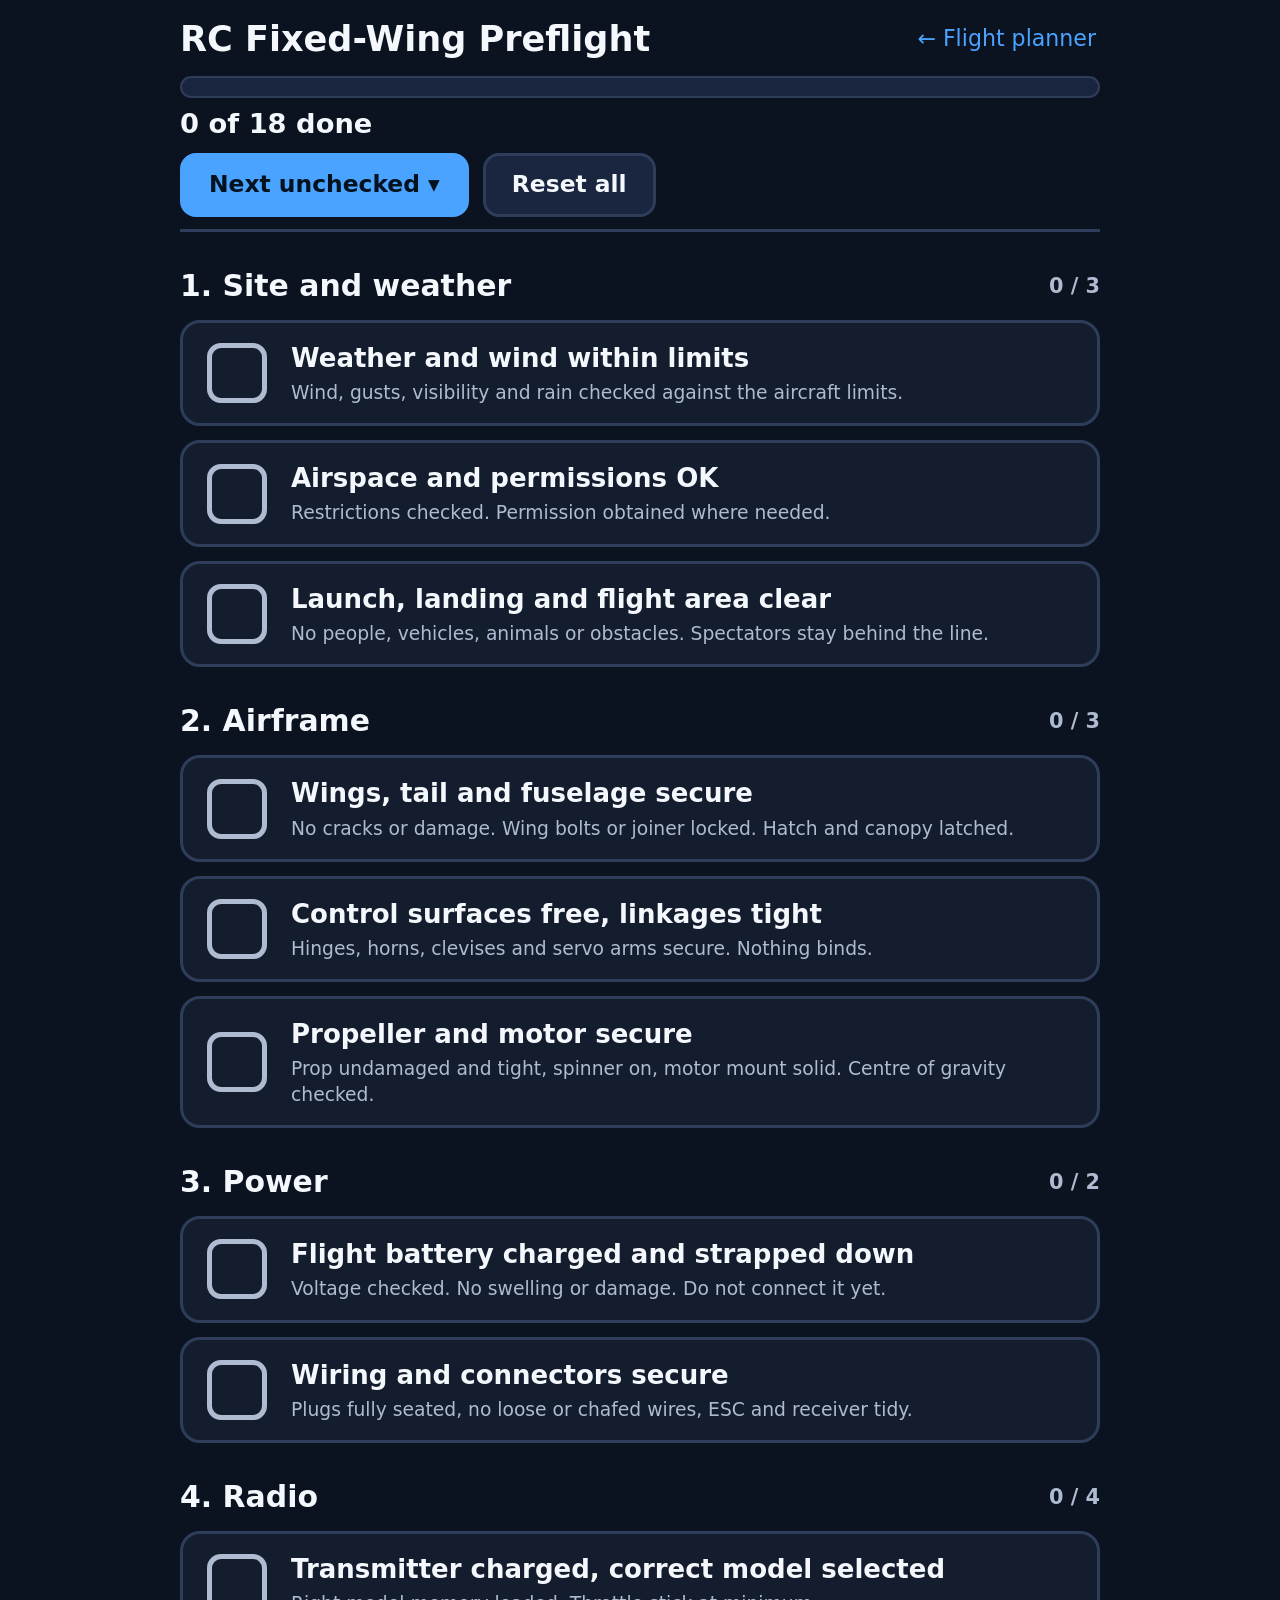
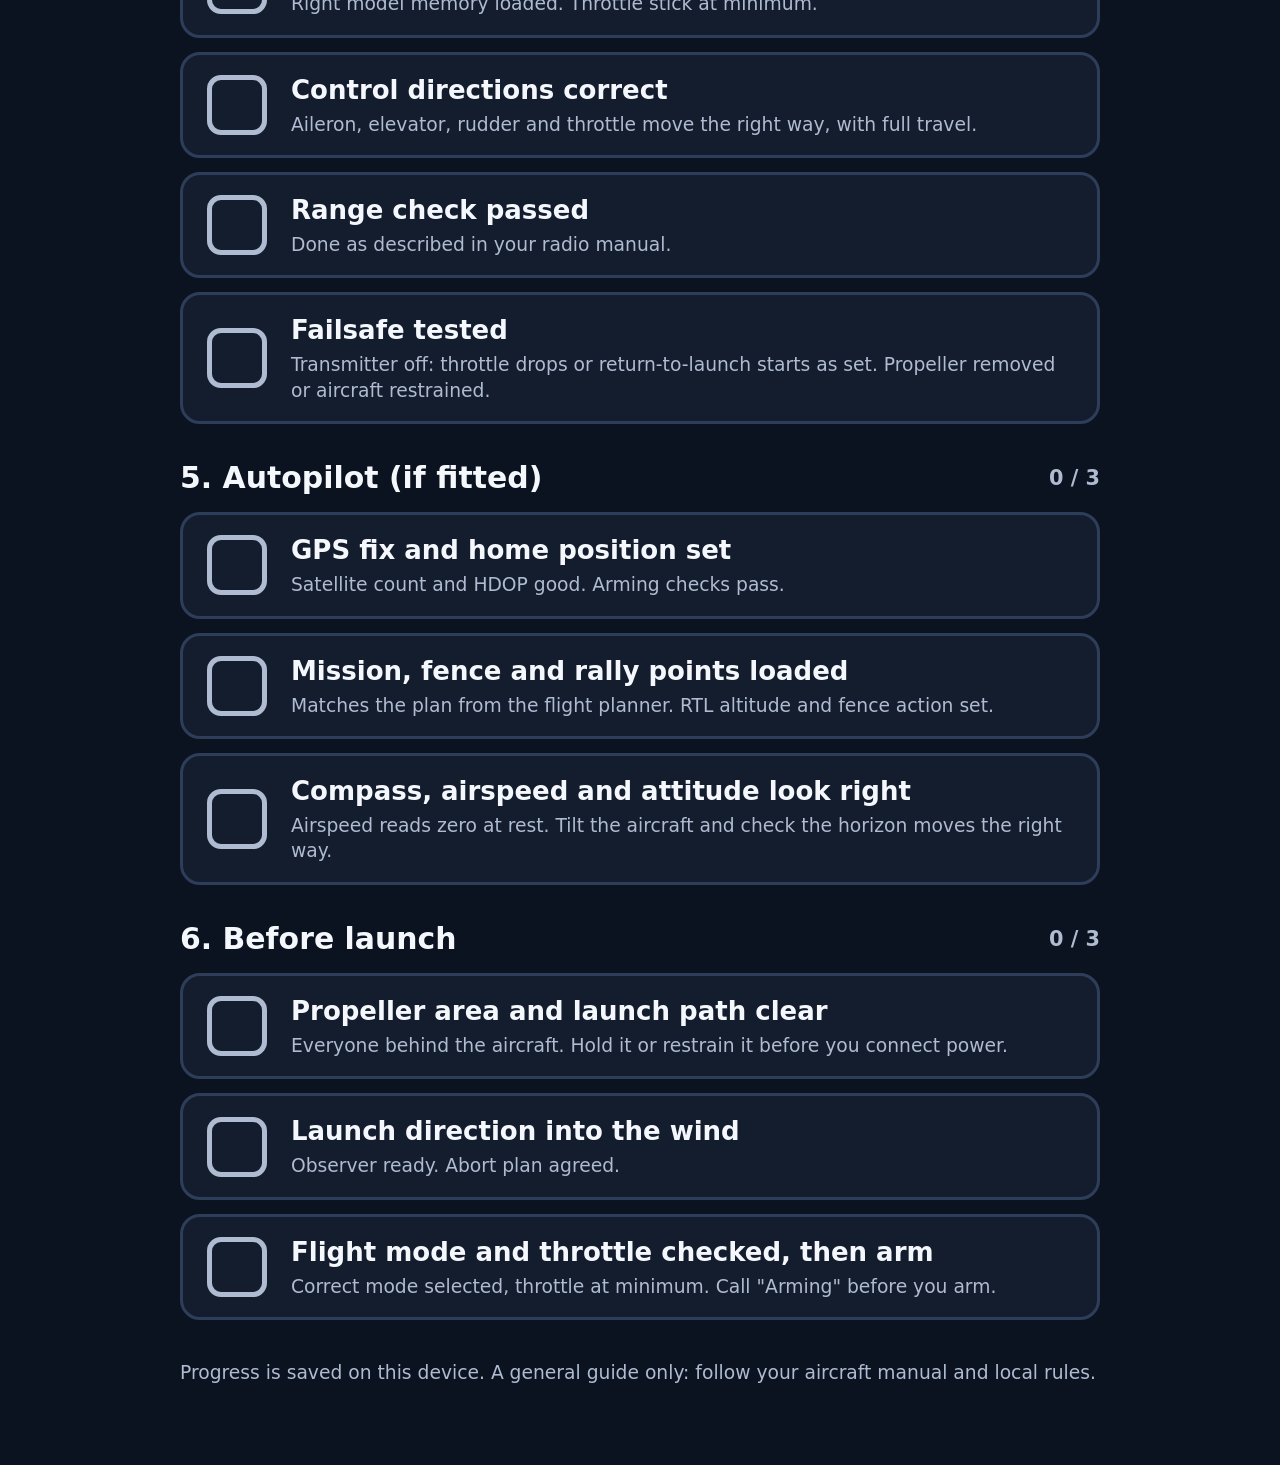
<file: checklist.html>
<!doctype html>
<html lang="en">
<head>
  <meta charset="utf-8">
  <meta http-equiv="Content-Security-Policy" content="default-src 'none'; script-src 'unsafe-inline'; style-src 'unsafe-inline'; base-uri 'none'; form-action 'none'">
  <meta name="viewport" content="width=device-width, initial-scale=1">
  <meta name="color-scheme" content="dark">
  <title>RC Fixed-Wing Preflight Checklist</title>
  <meta name="description" content="Preflight checklist for RC fixed-wing aircraft, built for use in a VR browser.">
  <style>
    :root {
      --bg: #0b1220; --panel: #141d2e; --panel-2: #1a2640; --ink: #f4f7fb; --muted: #aebbd0;
      --line: #2e3d5a; --accent: #4aa3ff; --ok: #34d17a; --ok-bg: #12301f;
      font-family: system-ui, -apple-system, "Segoe UI", Roboto, sans-serif;
    }
    * { box-sizing: border-box; }
    html { font-size: 26px; }
    body {
      margin: 0; background: var(--bg); color: var(--ink); line-height: 1.35;
      -webkit-tap-highlight-color: transparent; touch-action: manipulation;
    }
    .wrap { max-width: 960px; margin: 0 auto; padding: 0 20px 80px; }

    /* sticky status bar: stays visible while scrolling */
    .bar {
      position: sticky; top: 0; z-index: 10; background: var(--bg);
      padding: 14px 0 12px; border-bottom: 3px solid var(--line);
    }
    .bar-top { display: flex; align-items: center; gap: 16px; flex-wrap: wrap; }
    h1 { margin: 0; font-size: 1.35rem; flex: 1; min-width: 12rem; }
    .back { color: var(--accent); font-size: .85rem; text-decoration: none; padding: 10px 4px; }
    .progress { height: 22px; background: var(--panel-2); border-radius: 11px; overflow: hidden; margin: 12px 0 8px; border: 2px solid var(--line); }
    .progress > i { display: block; height: 100%; width: 0; background: var(--accent); transition: width .25s; }
    .status { font-size: 1.05rem; font-weight: 700; }
    .bar.done { border-bottom-color: var(--ok); }
    .bar.done .progress > i { background: var(--ok); }
    .bar.done .status { color: var(--ok); }
    .bar-btns { display: flex; gap: 14px; margin-top: 10px; }

    button {
      font: inherit; font-size: .9rem; font-weight: 700; color: var(--ink); background: var(--panel-2);
      border: 3px solid var(--line); border-radius: 16px; min-height: 64px; padding: 10px 26px; cursor: pointer;
    }
    button.primary { background: var(--accent); border-color: var(--accent); color: #04121f; }
    button:active { filter: brightness(.85); }
    button.armed { background: #7a1f1f; border-color: #ff6b6b; }

    section { margin-top: 34px; }
    h2 { display: flex; align-items: center; gap: 14px; margin: 0 0 6px; font-size: 1.15rem; }
    h2 .count { margin-left: auto; font-size: .8rem; color: var(--muted); font-weight: 600; }
    h2 .count.full { color: var(--ok); }
    .note { margin: 0 0 6px; color: var(--muted); font-size: .75rem; }

    label.item {
      display: flex; align-items: center; gap: 24px; min-height: 96px; margin: 14px 0; padding: 18px 24px;
      background: var(--panel); border: 3px solid var(--line); border-radius: 20px; cursor: pointer; user-select: none;
    }
    label.item:active { background: var(--panel-2); }
    label.item input { position: absolute; opacity: 0; width: 1px; height: 1px; }
    .box {
      flex: none; width: 60px; height: 60px; border: 5px solid var(--muted); border-radius: 14px;
      display: flex; align-items: center; justify-content: center; font-size: 42px; font-weight: 900; color: transparent;
    }
    .txt { flex: 1; }
    .txt b { display: block; font-size: 1rem; }
    .txt small { display: block; margin-top: 4px; font-size: .72rem; color: var(--muted); }
    label.item input:checked ~ .box { background: var(--ok); border-color: var(--ok); color: #05210f; }
    label.item:has(input:checked) { border-color: var(--ok); background: var(--ok-bg); }
    label.item:has(input:checked) .txt b { color: #bff0d3; }
    label.item input:focus-visible ~ .box { outline: 5px solid var(--accent); outline-offset: 4px; }

    footer { margin-top: 40px; color: var(--muted); font-size: .72rem; }
    @media (max-width: 520px) { html { font-size: 22px; } }
    @media (prefers-reduced-motion: reduce) { .progress > i { transition: none; } }
  </style>
</head>
<body>
  <div class="wrap">
    <header class="bar" id="bar">
      <div class="bar-top">
        <h1>RC Fixed-Wing Preflight</h1>
        <a class="back" href="index.html">← Flight planner</a>
      </div>
      <div class="progress" role="progressbar" aria-valuemin="0" aria-valuemax="100" aria-valuenow="0" id="prog"><i id="prog-fill"></i></div>
      <div class="status" id="status" role="status" aria-live="polite">0 of 0 done</div>
      <div class="bar-btns">
        <button class="primary" id="btn-next" type="button">Next unchecked ▾</button>
        <button id="btn-reset" type="button">Reset all</button>
      </div>
    </header>

    <main id="lists"><noscript>This checklist needs JavaScript.</noscript></main>

    <footer>Progress is saved on this device. A general guide only: follow your aircraft manual and local rules.</footer>
  </div>

  <script>
  (function () {
    'use strict';
    var KEY = 'uas-flight-planning/checklist/v1';

    var SECTIONS = [
      { title: '1. Site and weather', items: [
        ['wx', 'Weather and wind within limits', 'Wind, gusts, visibility and rain checked against the aircraft limits.'],
        ['air', 'Airspace and permissions OK', 'Restrictions checked. Permission obtained where needed.'],
        ['area', 'Launch, landing and flight area clear', 'No people, vehicles, animals or obstacles. Spectators stay behind the line.'],
      ] },
      { title: '2. Airframe', items: [
        ['frame', 'Wings, tail and fuselage secure', 'No cracks or damage. Wing bolts or joiner locked. Hatch and canopy latched.'],
        ['surf', 'Control surfaces free, linkages tight', 'Hinges, horns, clevises and servo arms secure. Nothing binds.'],
        ['prop', 'Propeller and motor secure', 'Prop undamaged and tight, spinner on, motor mount solid. Centre of gravity checked.'],
      ] },
      { title: '3. Power', items: [
        ['bat', 'Flight battery charged and strapped down', 'Voltage checked. No swelling or damage. Do not connect it yet.'],
        ['wire', 'Wiring and connectors secure', 'Plugs fully seated, no loose or chafed wires, ESC and receiver tidy.'],
      ] },
      { title: '4. Radio', items: [
        ['tx', 'Transmitter charged, correct model selected', 'Right model memory loaded. Throttle stick at minimum.'],
        ['dir', 'Control directions correct', 'Aileron, elevator, rudder and throttle move the right way, with full travel.'],
        ['range', 'Range check passed', 'Done as described in your radio manual.'],
        ['fs', 'Failsafe tested', 'Transmitter off: throttle drops or return-to-launch starts as set. Propeller removed or aircraft restrained.'],
      ] },
      { title: '5. Autopilot (if fitted)', items: [
        ['gps', 'GPS fix and home position set', 'Satellite count and HDOP good. Arming checks pass.'],
        ['mission', 'Mission, fence and rally points loaded', 'Matches the plan from the flight planner. RTL altitude and fence action set.'],
        ['sens', 'Compass, airspeed and attitude look right', 'Airspeed reads zero at rest. Tilt the aircraft and check the horizon moves the right way.'],
      ] },
      { title: '6. Before launch', items: [
        ['clear', 'Propeller area and launch path clear', 'Everyone behind the aircraft. Hold it or restrain it before you connect power.'],
        ['into', 'Launch direction into the wind', 'Observer ready. Abort plan agreed.'],
        ['arm', 'Flight mode and throttle checked, then arm', 'Correct mode selected, throttle at minimum. Call "Arming" before you arm.'],
      ] },
    ];

    var state = {};
    try { state = JSON.parse(localStorage.getItem(KEY)) || {}; } catch (e) { state = {}; }
    function save() { try { localStorage.setItem(KEY, JSON.stringify(state)); } catch (e) { /* storage blocked */ } }

    var lists = document.getElementById('lists');
    var total = 0;
    SECTIONS.forEach(function (sec, si) {
      var s = document.createElement('section');
      s.dataset.sec = si;
      var h = document.createElement('h2');
      h.innerHTML = '<span></span><span class="count"></span>';
      h.firstChild.textContent = sec.title;
      s.appendChild(h);
      sec.items.forEach(function (it) {
        total++;
        var l = document.createElement('label');
        l.className = 'item';
        var cb = document.createElement('input');
        cb.type = 'checkbox'; cb.dataset.id = it[0]; cb.checked = !!state[it[0]];
        var box = document.createElement('span'); box.className = 'box'; box.setAttribute('aria-hidden', 'true'); box.textContent = '✓';
        var t = document.createElement('span'); t.className = 'txt';
        var b = document.createElement('b'); b.textContent = it[1];
        var sm = document.createElement('small'); sm.textContent = it[2];
        t.appendChild(b); t.appendChild(sm);
        l.appendChild(cb); l.appendChild(box); l.appendChild(t);
        s.appendChild(l);
      });
      lists.appendChild(s);
    });

    var bar = document.getElementById('bar'), fill = document.getElementById('prog-fill'),
        prog = document.getElementById('prog'), status = document.getElementById('status');

    function update() {
      var boxes = lists.querySelectorAll('input[type=checkbox]');
      var done = 0;
      boxes.forEach(function (c) { if (c.checked) done++; });
      var pct = total ? Math.round(done / total * 100) : 0;
      fill.style.width = pct + '%';
      prog.setAttribute('aria-valuenow', pct);
      var all = done === total && total > 0;
      bar.classList.toggle('done', all);
      status.textContent = all ? '✓ All clear. Ready for flight.' : done + ' of ' + total + ' done';
      lists.querySelectorAll('section').forEach(function (s) {
        var cs = s.querySelectorAll('input[type=checkbox]'), n = 0;
        cs.forEach(function (c) { if (c.checked) n++; });
        var cnt = s.querySelector('.count');
        cnt.textContent = n + ' / ' + cs.length;
        cnt.classList.toggle('full', n === cs.length);
      });
    }

    lists.addEventListener('change', function (e) {
      var id = e.target.dataset && e.target.dataset.id;
      if (!id) return;
      if (e.target.checked) state[id] = true; else delete state[id];
      save(); update();
    });

    document.getElementById('btn-next').addEventListener('click', function () {
      var c = lists.querySelector('input[type=checkbox]:not(:checked)');
      if (!c) { window.scrollTo({ top: 0, behavior: 'smooth' }); return; }
      var row = c.closest('label');
      var offset = bar.offsetHeight + 16;
      window.scrollTo({ top: row.getBoundingClientRect().top + window.pageYOffset - offset, behavior: 'smooth' });
    });

    // Reset needs two taps: VR browsers handle confirm() dialogs badly.
    var rb = document.getElementById('btn-reset'), armTimer;
    function disarm() { rb.classList.remove('armed'); rb.textContent = 'Reset all'; clearTimeout(armTimer); }
    rb.addEventListener('click', function () {
      if (!rb.classList.contains('armed')) {
        rb.classList.add('armed'); rb.textContent = 'Tap again to reset';
        armTimer = setTimeout(disarm, 4000);
        return;
      }
      state = {}; save();
      lists.querySelectorAll('input[type=checkbox]').forEach(function (c) { c.checked = false; });
      disarm(); update();
      window.scrollTo({ top: 0 });
    });

    update();
  })();
  </script>
</body>
</html>
</file>
